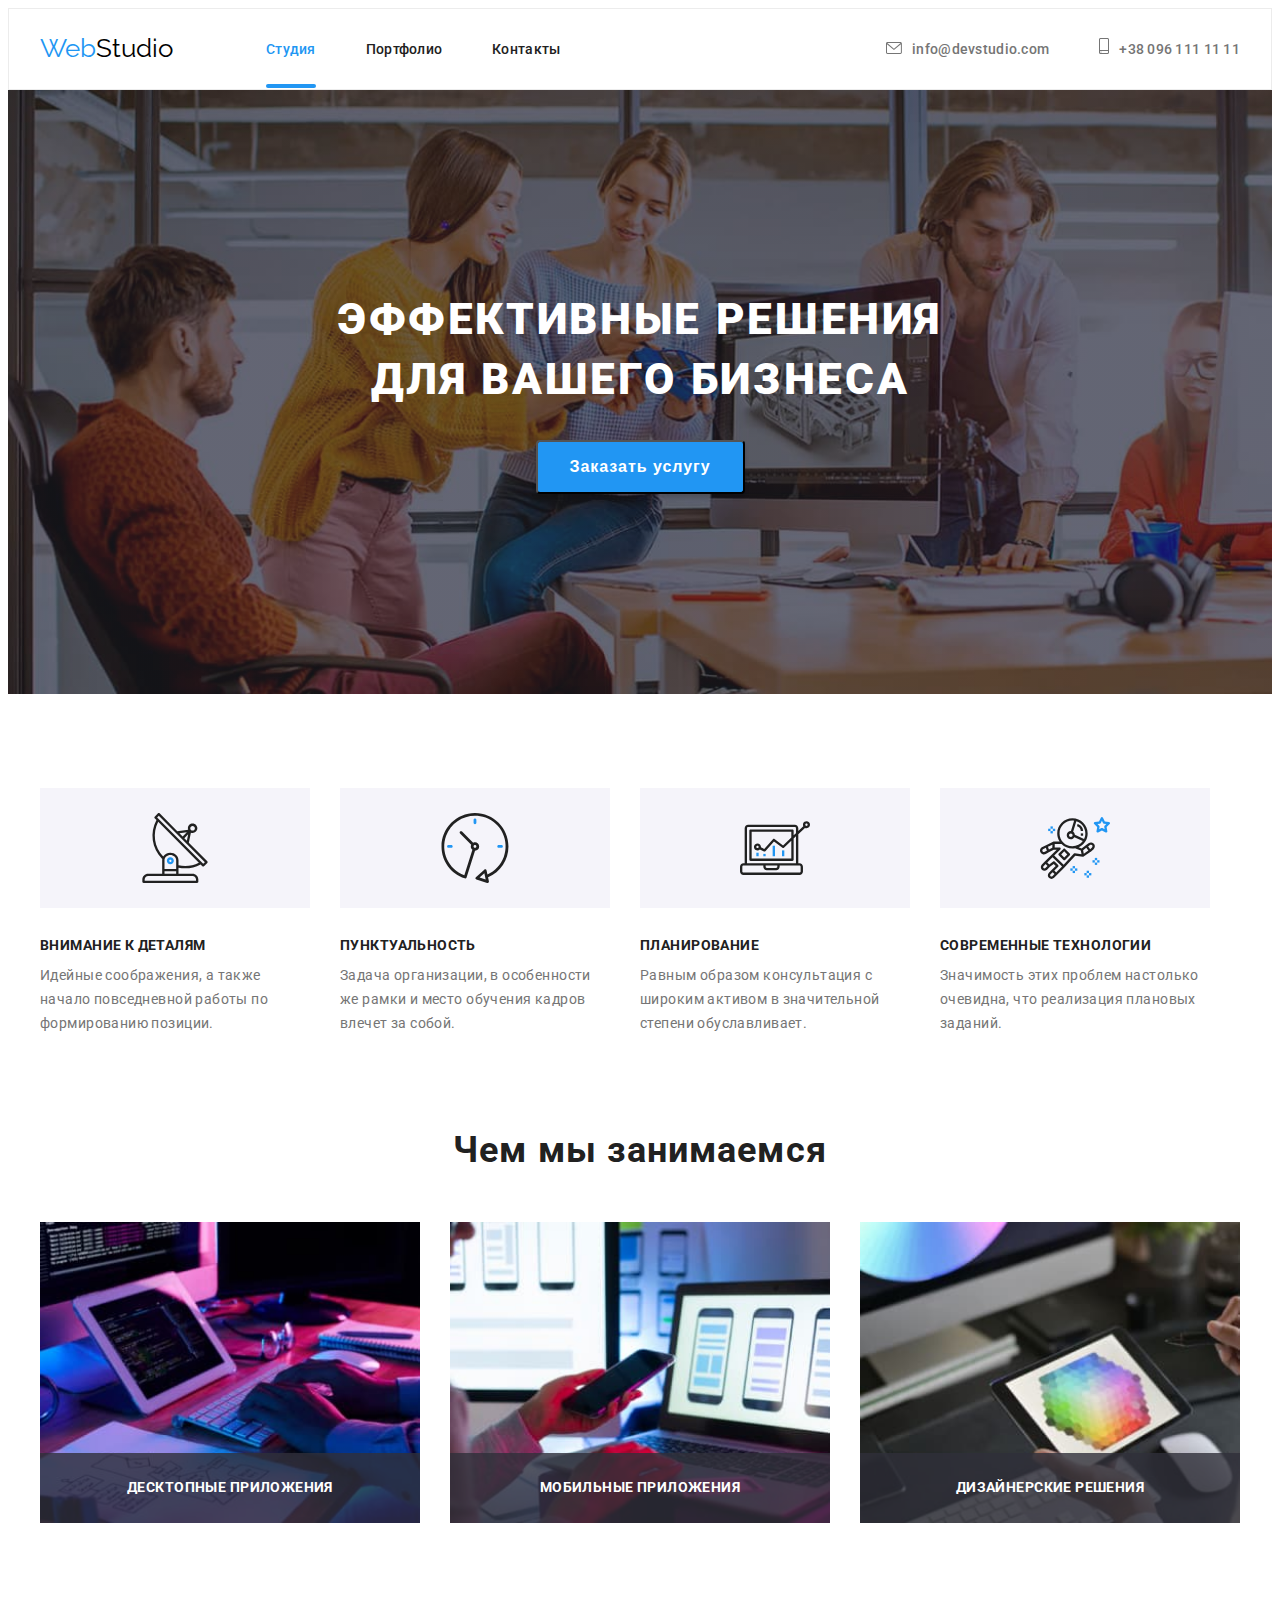
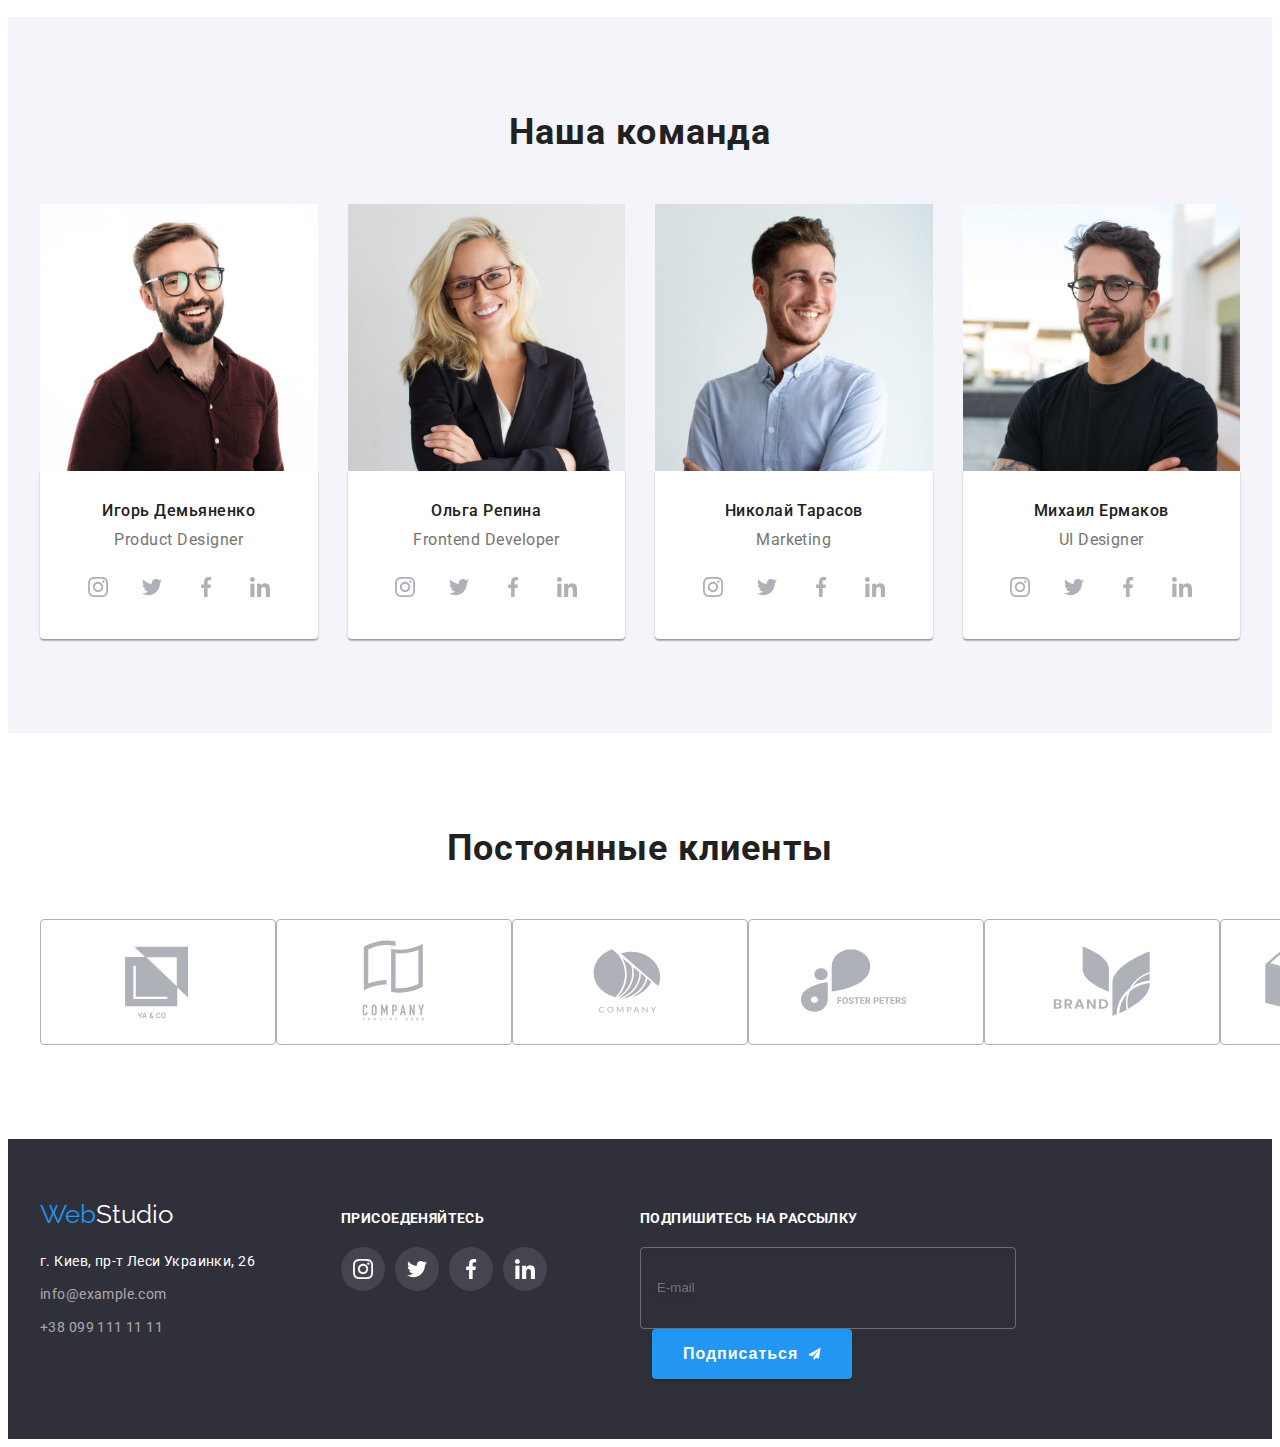
<file: index.html>
<!DOCTYPE html>
<html lang="ru">
  <head>
    <meta charset="UTF-8" />
    <meta http-equiv="X-UA-Compatible" content="IE=edge" />
    <meta name="viewport" content="width=device-width, initial-scale=1.0" />
    <link rel="preconnect" href="https://fonts.googleapis.com" />
    <link rel="preconnect" href="https://fonts.gstatic.com" crossorigin />
    <link
      href="https://fonts.googleapis.com/css2?family=Montserrat:wght@400;700&family=Raleway:wght@700&family=Roboto:wght@400;500;700;900&display=swap"
      rel="stylesheet"
    />
    <link
      rel="stylesheet"
      href="https://cdnjs.cloudflare.com/ajax/libs/modern-normalize/1.1.0/modern-normalize.min.css"
      integrity="sha512-wpPYUAdjBVSE4KJnH1VR1HeZfpl1ub8YT/NKx4PuQ5NmX2tKuGu6U/JRp5y+Y8XG2tV+wKQpNHVUX03MfMFn9Q=="
      crossorigin="anonymous"
      referrerpolicy="no-referrer"
    />
    <!-- <link rel="stylesheet" href="./css/styles.css" /> -->
    <link rel="stylesheet" href="./css/main.min.css">
    <title>Студия</title>
  </head>
  <body>
    <header class="header">
      <div class="container">
        <a href="./index.html" class="logo">
          <span class="logo__first-part">Web</span>Studio</a
        >
        <nav class="navigation">
          <ul class="navigation__list list">
            <li class="navigation__item ">
              <a
                href="./index.html"
                rel="noopener noreferrer nofollow"
                class="navigation__link link current"
                >Студия</a
              >
            </li>
            <li class="navigation__item">
              <a
                href="./portfolio.html"
                rel="noopener noreferrer nofollow"
                class="navigation__link link"
                >Портфолио</a
              >
            </li>
            <li class="navigation__item">
              <a
                href=""
                target="_blank"
                rel="noopener noreferrer nofollow"
                class="navigation__link link"
                >Контакты</a
              >
            </li>
          </ul>
        </nav>
        <div class="connect">
          <a href="mailto:info@devstudio.com" class="connect__mail  link accent"
            ><svg class="connect__icon" width="16" height="12">
                <use href="./images/icons.svg#icon-envelope"></use>
              </svg>info@devstudio.com</a
          >
          <a href="tel:+380961111111" class="connect__tel link accent"
            ><svg class="connect__icon" width="10" height="16">
                <use href="./images/icons.svg#icon-smartphone"></use>
              </svg>+38 096 111 11 11</a
          >
        </div >
      </div>
    </header>
    <main>
      <section class="hero__section section">
        <h1 class="hero__title">Эффективные решения для вашего бизнеса</h1>
        <button type="button" class="hero__button" data-modal-open>Заказать услугу</button>
      </section>
      <section class="about section">
        <div class="container">
          <h2 class="visually-hidden">Преимущества</h2>
          <ul class="about__list list">
            <li class="about__item">
              <div class="about__icon">
                <svg class="icon" width="70" htight="70"><use href="./images/icons.svg#icon-antenna-1"></use></svg>
              </div>
              <h3 class="about__title">Внимание к деталям</h3>
              <p class="about__text">
                Идейные соображения, а также начало повседневной работы по
                формированию позиции.
              </p>
            </li>
            <li class="about__item">
              <div class="about__icon">
                <svg class="icon" width="70" htight="70"><use href="./images/icons.svg#icon-clock-1"></use></svg>
              </div>
              <h3 class="about__title">Пунктуальность</h3>
              <p class="about__text">
                Задача организации, в особенности же рамки и место обучения
                кадров влечет за собой.
              </p>
            </li>
            <li class="about__item">
              <div class="about__icon">
                <svg class="icon" width="70" htight="70"><use href="./images/icons.svg#icon-diagram-1"></use></svg>
              </div>
              <h3 class="about__title">Планирование</h3>
              <p class="about__text">
                Равным образом консультация с широким активом в значительной
                степени обуславливает.
              </p>
            </li>
            <li class="about__item">
              <div class="about__icon">
                <svg class="icon" width="70" htight="70"><use href="./images/icons.svg#icon-astronaut-1"></use></svg>
              </div>
              <h3 class="about__title">Современные технологии</h3>
              <p class="about__text">
                Значимость этих проблем настолько очевидна, что реализация
                плановых заданий.
              </p>
            </li>
          </ul>
        </div>
      </section>
      <section class="about__img section">
        <div class="container">
          <h3 class="img__title">Чем мы занимаемся</h3>
          <ul class="img__list list">
            <li class="img__item">
              <img
                src="./images/img-1.jpg"
                alt="фото 1"
                width="370"
                class="pic"
              />
              <h4 class="img__text">Десктопные приложения</h4>
            </li>
            <li class="img__item">
              <img
                src="./images/img-2.jpg"
                alt="фото 2"
                width="370"
                class="pic"
              />
              <h4 class="img__text">Мобильные приложения</h4>
            </li>
            <li class="img__item">
              <img
                src="./images/img-3.jpg"
                alt="фото 3"
                width="370"
                class="pic"
              />
              <h4 class="img__text">Дизайнерские решения</h4>
            </li>
          </ul>
        </div>
      </section>
      <section class="team-section section">
        <h2 class="tiam-title">Наша команда</h2>
        <div class="container">
          <ul class="team-section-list list">
            <li class="team-card">
              <img
                src="./images/img-igor.jpg"
                alt="фото Игоря Демьяненко"
                width="270"
                height="260"
                class="team-img"
              />
              <div class="card-name">
                <h3 class="team-img-name">Игорь Демьяненко</h3>
                <p class="team-img-position">Product Designer</p>
                <ul class="team-soc-list list">
                  <li class="team-soc-item"><a href="" class="team-soc-link">
                    <svg class="team-soc-icoc" width="20"  height="20">
                      <use href="./images/icons.svg#icon-instagram"></use>
                    </svg>
                  </a></li>
                  <li class="team-soc-item"><a href="" class="team-soc-link"><svg class="team-soc-icoc" width="20"  height="20">
                      <use href="./images/icons.svg#icon-twitter"></use></a></li>
                  <li class="team-soc-item"><a href="" class="team-soc-link"><svg class="team-soc-icoc" width="20"  height="20">
                      <use href="./images/icons.svg#icon-facebook"></use></a></li>
                  <li class="team-soc-item"><a href="" class="team-soc-link"><svg class="team-soc-icoc" width="20"  height="20">
                      <use href="./images/icons.svg#icon-linkedin"></use></a></li>
                </ul>
              </div>
            </li>
            <li class="team-card">
              <img
                src="./images/img-olga.jpg"
                alt="фото Ольги Репиной"
                width="270"
                height="260"
                class="team-img"
              />
              <div class="card-name">
                <h3 class="team-img-name">Ольга Репина</h3>
                <p class="team-img-position">Frontend Developer</p>
                <ul class="team-soc-list list">
                  <li class="team-soc-item"><a href="" class="team-soc-link">
                    <svg class="team-soc-icoc" width="20"  height="20">
                      <use href="./images/icons.svg#icon-instagram"></use>
                  </a></li>
                  <li class="team-soc-item"><a href="" class="team-soc-link"><svg class="team-soc-icoc" width="20"  height="20">
                      <use href="./images/icons.svg#icon-twitter"></use></a></li>
                  <li class="team-soc-item"><a href="" class="team-soc-link"><svg class="team-soc-icoc" width="20"  height="20">
                      <use href="./images/icons.svg#icon-facebook"></use></a></li>
                  <li class="team-soc-item"><a href="" class="team-soc-link"><svg class="team-soc-icoc" width="20"  height="20">
                      <use href="./images/icons.svg#icon-linkedin"></use></a></li>
                </ul>
              </div>
            </li>
            <li class="team-card">
              <img
                src="./images/img-nikolay.jpg"
                alt="фото Николая Тарасова"
                width="270"
                height="260"
                class="team-img"
              />
              <div class="card-name">
                <h3 class="team-img-name">Николай Тарасов</h3>
                <p class="team-img-position">Marketing</p>
                <ul class="team-soc-list list">
                  <li class="team-soc-item"><a href="" class="team-soc-link">
                    <svg class="team-soc-icoc" width="20"  height="20">
                      <use href="./images/icons.svg#icon-instagram"></use>
                  </a></li>
                  <li class="team-soc-item"><a href="" class="team-soc-link"><svg class="team-soc-icoc" width="20"  height="20">
                      <use href="./images/icons.svg#icon-twitter"></use></a></li>
                  <li class="team-soc-item"><a href="" class="team-soc-link"><svg class="team-soc-icoc" width="20"  height="20">
                      <use href="./images/icons.svg#icon-facebook"></use></a></li>
                  <li class="team-soc-item"><a href="" class="team-soc-link"><svg class="team-soc-icoc" width="20"  height="20">
                      <use href="./images/icons.svg#icon-linkedin"></use></a></li>
                </ul>
              </div>
            </li>
            <li class="team-card">
              <img
                src="./images/img-misha.jpg"
                alt="фото Михаила Ермакова"
                width="270"
                height="260"
                class="team-img"
              />
              <div class="card-name">
                <h3 class="team-img-name">Михаил Ермаков</h3>
                <p class="team-img-position">UI Designer</p>
                <ul class="team-soc-list list">
                  <li class="team-soc-item"><a href="" class="team-soc-link">
                    <svg class="team-soc-icoc" width="20"  height="20">
                      <use href="./images/icons.svg#icon-instagram"></use>
                  </a></li>
                  <li class="team-soc-item"><a href="" class="team-soc-link"><svg class="team-soc-icoc" width="20"  height="20">
                      <use href="./images/icons.svg#icon-twitter"></use></a></li>
                  <li class="team-soc-item"><a href="" class="team-soc-link"><svg class="team-soc-icoc" width="20"  height="20">
                      <use href="./images/icons.svg#icon-facebook"></use></a></li>
                  <li class="team-soc-item"><a href="" class="team-soc-link"><svg class="team-soc-icoc" width="20"  height="20">
                      <use href="./images/icons.svg#icon-linkedin"></use></a></li>
                </ul>
              </div>
            </li>
          </ul>
        </div>
      </section>
      <section class="clients section">
        <div class="container">
        <h2 class="clients-title">Постоянные клиенты</h2>
        <ul class="clients-list list">
          <li class="clients-item">
            <a href="" class="clients-link">
              <svg class="clients-icon" width="106" height="60">
                <use href="./images/icons.svg#icon-Logo" class="icon"></use>
              </svg>
            </a>
          </li>
          <li class="clients-item">
            <a href="" class="clients-link">
              <svg class="clients-icon" width="106" height="60">
                <use href="./images/icons.svg#icon-Logo-1"></use>
              </svg>
            </a>
          </li>
          <li class="clients-item">
            <a href="" class="clients-link">
              <svg class="clients-icon" width="106" height="60">
                <use href="./images/icons.svg#icon-Logo-2"></use>
              </svg>
            </a>
          </li>
          <li class="clients-item">
            <a href="" class="clients-link">
              <svg class="clients-icon" width="106" height="60">
                <use href="./images/icons.svg#icon-Logo-3"></use>
              </svg>
            </a>
          </li>
          <li class="clients-item">
            <a href="" class="clients-link">
              <svg class="clients-icon" width="106" height="60">
                <use href="./images/icons.svg#icon-Logo-4"></use>
              </svg>
            </a>
          </li>
          <li class="clients-item">
            <a href="" class="clients-link">
              <svg class="clients-icon" width="106" height="60">
                <use href="./images/icons.svg#icon-Logo-5"></use>
              </svg>
            </a>
          </li>
        </ul>
        </div>
      </section>
    </main>
    <footer class="footer">
      <div class="container">
        <div class="address-list">
        <a href="./index.html" class="footer-logo"
          ><span class="footer-logo-first-part">Web</span>Studio
        </a>
        <address class="footer-address">
          <ul class="footer-list link list">
            <li class="footer-list-item">
              <p class="footer-address-text">г. Киев, пр-т Леси Украинки, 26</p>
            </li>
            <li class="footer-list-item">
              <a href="mailto:info@example.com" class="footer-mail accent">info@example.com</a
              >
            </li>
            <li class="footer-list-item">
              <a href="tel:+380991111111" class="footer-tel accent">+38 099 111 11 11</a>
            </li>
          </ul>
        </address>
        </div>
        <div class="footer-soc">
        <h2 class="footer-soc-title">Присоеденяйтесь</h2>
          <ul class="footer-soc-list list">
                  <li class="footer-soc-item"><a href="" class="footer-soc-link">
                    <svg class="footer-soc-icoc" width="20"  height="20">
                      <use href="./images/icons.svg#icon-instagram"></use>
                    </svg>
                  </a></li>
                  <li class="footer-soc-item"><a href="" class="footer-soc-link"><svg class="footer-soc-icon" width="20"  height="20">
                      <use href="./images/icons.svg#icon-twitter"></use></a></li>
                  <li class="footer-soc-item"><a href="" class="footer-soc-link"><svg class="footer-soc-icon" width="20"  height="20">
                      <use href="./images/icons.svg#icon-facebook"></use></a></li>
                  <li class="footer-soc-item"><a href="" class="footer-soc-link"><svg class="footer-soc-icon" width="20"  height="20">
                      <use href="./images/icons.svg#icon-linkedin"></use></a></li>
                </ul>
                </div>
                <div class="footer-form">
                  <p class="footer-form-text">Подпишитесь на рассылку</p>
                  <label class="footer-label">
                  <input type="mail" name="Почта" placeholder="E-mail" class="footer-input">
                  <button type="submit" class="footer-form-btn">Подписаться<svg class="icon-footer" width="24" height="24">
                    <use href="./images/icons.svg#icon-send"></use>
                  </svg></button></label>
                </div>
      </div>
    </footer>
    <div class="backdrop is-hidden" data-modal>
      <div class="modal">
        <button type="button" class="modal-close-btn"  data-modal-close>
          <svg class="icon-close" width="30" height="30">
            <use href="./images/icons.svg#icon-Vector-clows"></use>
          </svg>
        </button>
          <p class="modal-title">Оставьте свои данные, мы вам перезвоним</p>
        <form class="form">
          <div class="form-fild">
            <label for="Имя">Имя</label>
            <div class="input-wrap">
          <input 
          type="text" 
          name="users" 
          id="Имя" 
          minlength="2" 
          required>
          <svg class="icon-form" width="18" height="18">
            <use href="./images/icons.svg#icon-person-black-18dp"></use>
          </svg>
          </div>
          </div>
          <div class="form-fild">
          <label for="Телефон">Телефон</label>
          <div class="input-wrap">
          <input 
          type="tel" 
          name="users" 
          id="Телефон" 
          minlength="10" 
          required>
          <svg class="icon-form" width="18" height="18">
            <use href="./images/icons.svg#icon-phone-black-18dp"></use>
          </svg>
          </div>
          </div>
          <div class="form-fild">
          <label for="Почта">Почта</label>
          <div class="input-wrap">
          <input 
          type="mail" 
          name="users-mail" 
          id="Почта" 
          minlength="10" 
          required>
          <svg class="icon-form" width="18" height="18">
            <use href="./images/icons.svg#icon-email-black-18dp"></use>
          </svg>
          </div>
          </div>
          <div class="input-wrap">
            <label for="Коментарий">Коментарий</label>
            <textarea 
              class="comment" 
              name="users-comment" 
              id="Коментарий" 
              rows="10" placeholder="Введите текст"></textarea>
          </div>
          <div class="check">
            <label class="topic-text">
              <input 
              class="checkbox visually-hidden" 
              type="checkbox" 
              name="polici"  
              required>
              <span class="icon-check"></span>
              Соглашаюсь с рассылкой и принимаю 
              <a href="" class="polici-link">Условия договора</a>
            </label>
          </div>
          <button type="submit" class="form-btn">Отправить</button>
        </form>
      </div>
    </div>
    <script src="./js/modal.js"></script>
  </body>
</html>
</file>
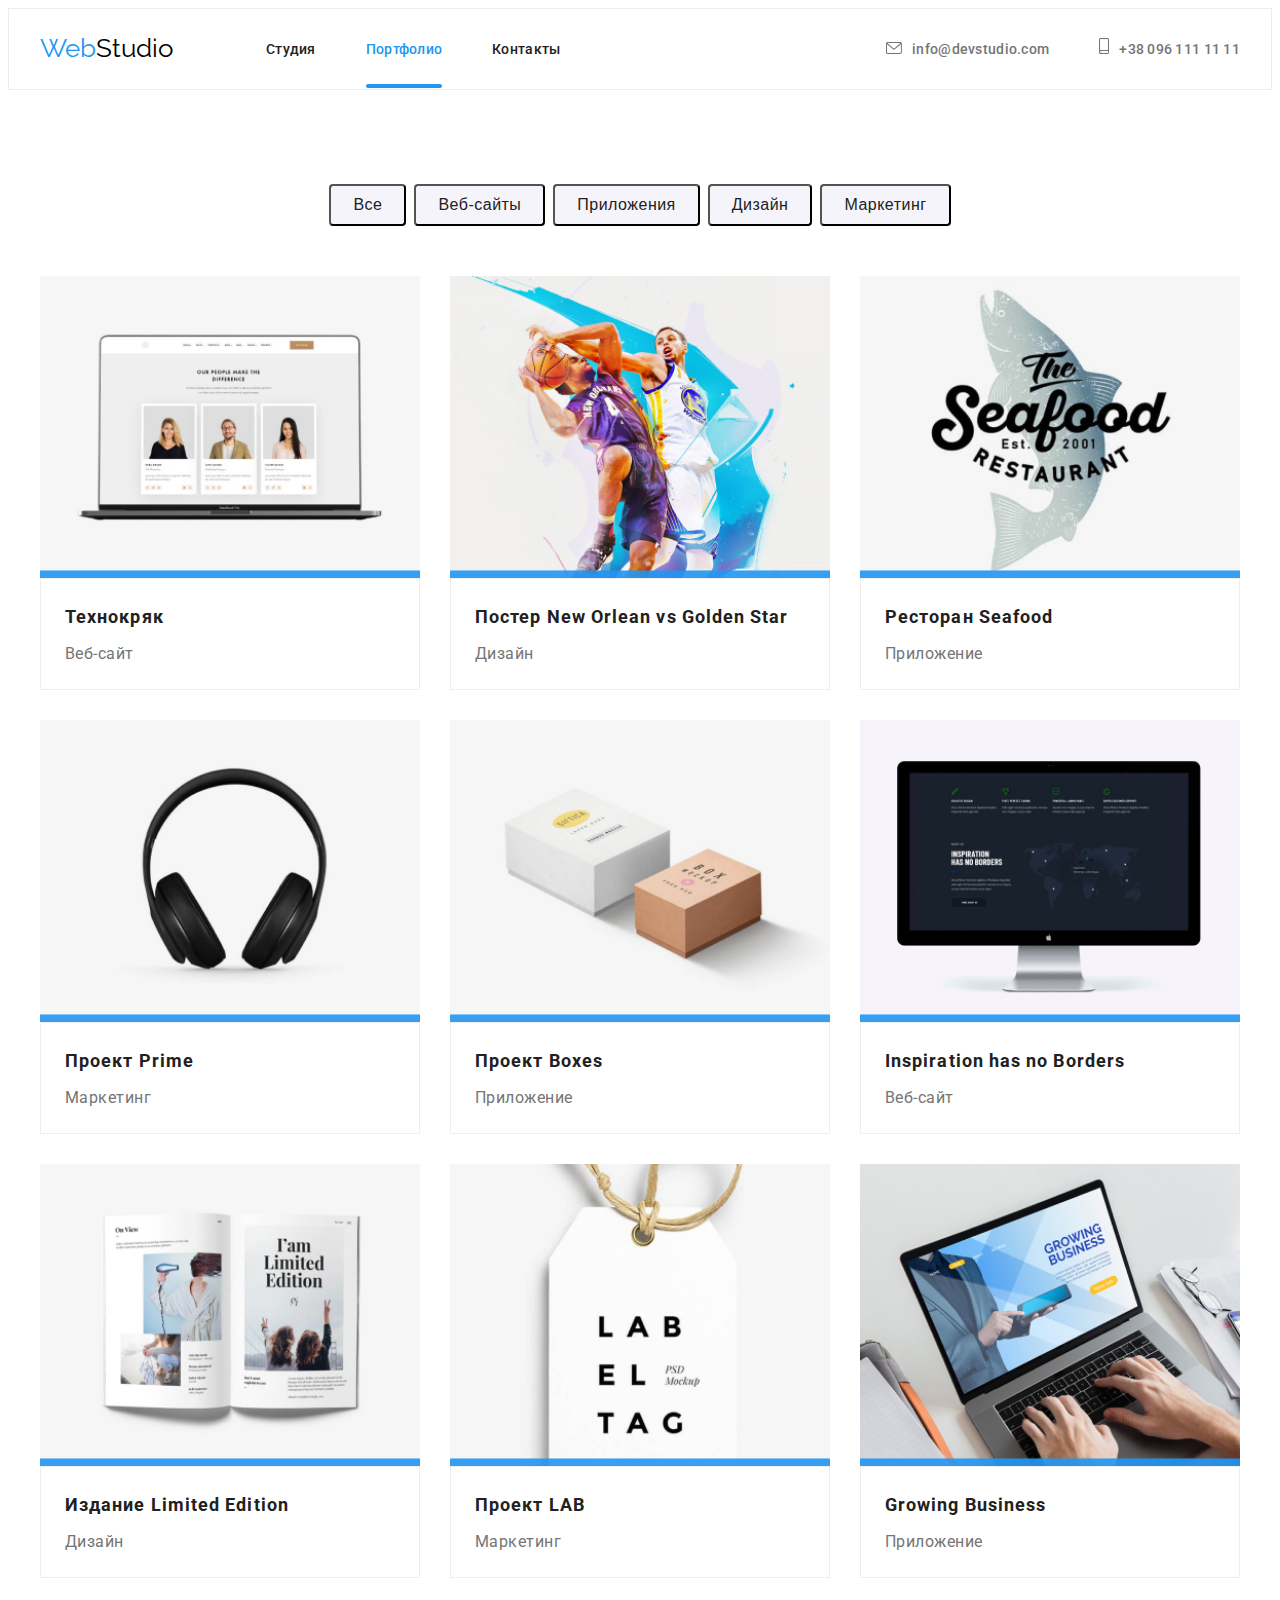
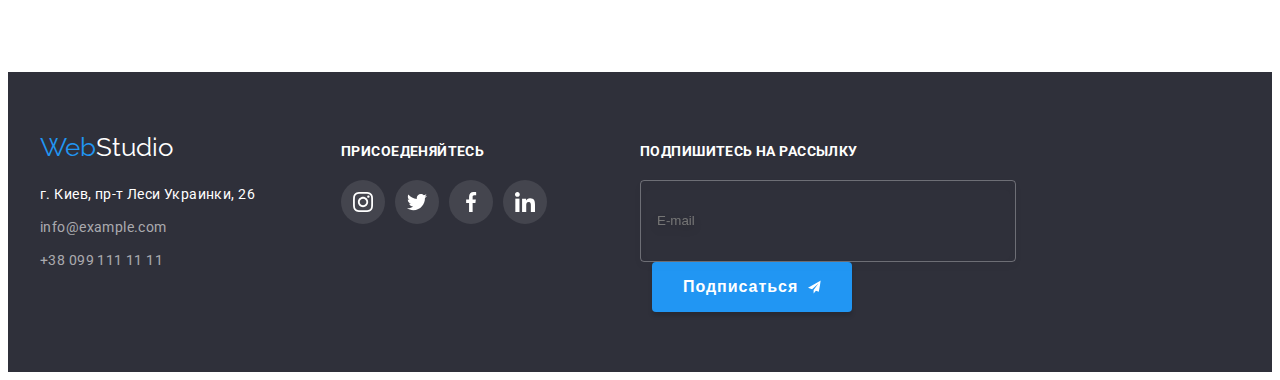
<file: portfolio.html>
<!DOCTYPE html>
<html lang="ru">
  <head>
    <meta charset="UTF-8" />
    <meta http-equiv="X-UA-Compatible" content="IE=edge" />
    <meta name="viewport" content="width=device-width, initial-scale=1.0" />
    <link rel="preconnect" href="https://fonts.googleapis.com" />
    <link rel="preconnect" href="https://fonts.gstatic.com" crossorigin />
    <link
      href="https://fonts.googleapis.com/css2?family=Montserrat:wght@400;700&family=Raleway:wght@700&family=Roboto:wght@400;500;700;900&display=swap"
      rel="stylesheet"
    />
    <link
      rel="stylesheet"
      href="https://cdnjs.cloudflare.com/ajax/libs/modern-normalize/1.1.0/modern-normalize.min.css"
      integrity="sha512-wpPYUAdjBVSE4KJnH1VR1HeZfpl1ub8YT/NKx4PuQ5NmX2tKuGu6U/JRp5y+Y8XG2tV+wKQpNHVUX03MfMFn9Q=="
      crossorigin="anonymous"
      referrerpolicy="no-referrer"
    />
    <!-- <link rel="stylesheet" href="./css/styles.css" /> -->
    <link rel="stylesheet" href="./css/main.min.css">
    <title>Портфолио</title>
  </head>
  <body>
  <header class="header">
      <div class="container">
        <a href="./index.html" class="logo">
          <span class="logo__first-part">Web</span>Studio</a
        >
        <nav class="navigation">
          <ul class="navigation__list list">
            <li class="navigation__item ">
              <a
                href="./index.html"
                rel="noopener noreferrer nofollow"
                class="navigation__link link"
                >Студия</a
              >
            </li>
            <li class="navigation__item">
              <a
                href="./portfolio.html"
                rel="noopener noreferrer nofollow"
                class="navigation__link link current"
                >Портфолио</a
              >
            </li>
            <li class="navigation__item">
              <a
                href=""
                target="_blank"
                rel="noopener noreferrer nofollow"
                class="navigation__link link"
                >Контакты</a
              >
            </li>
          </ul>
        </nav>
        <div class="connect">
          <a href="mailto:info@devstudio.com" class="connect__mail  link accent"
            ><svg class="connect__icon" width="16" height="12">
                <use href="./images/icons.svg#icon-envelope"></use>
              </svg>info@devstudio.com</a
          >
          <a href="tel:+380961111111" class="connect__tel link accent"
            ><svg class="connect__icon" width="10" height="16">
                <use href="./images/icons.svg#icon-smartphone"></use>
              </svg>+38 096 111 11 11</a
          >
        </div >
      </div>
    </header>
    <main class="main-portfolio">
      <h1 class="visually-hidden">Продукты Вебстудии</h1>
      <section class="hero-portfolio section">
        <div class="container">
          <ul class="btn-list list">
            <li class="btn-list-title">
              <button type="button" class="hero-button-list">Все</button>
            </li>
            <li class="btn-list-title">
              <button type="button" class="hero-button-list">Веб-сайты</button>
            </li>
            <li class="btn-list-title">
              <button type="button" class="hero-button-list">Приложения</button>
            </li>
            <li class="btn-list-title">
              <button type="button" class="hero-button-list">Дизайн</button>
            </li>
            <li class="btn-list-title">
              <button type="button" class="hero-button-list">Маркетинг</button>
            </li>
          </ul>
          <ul class="product-list list">
            <li class="product-gallery">
              <div class="product-thumb">
              <img
                src="images/img-1p.jpg"
                alt="фото продукта1"
                width="370"
                class="product-gallery-img"
              />
              <p class="thumb-action-text"> Ресурс предлагает комплексные предложения с разным уровнем функционала и сервисов. Все это позволит посетителю получить исчерпывающие сведения о компании или частном лице.</p></div>
              <div class="gallery-card">
                <h2 class="product-img-title">Технокряк</h2>
                <p class="product-img-name">Веб-сайт</p>
              </div>
            </li>
            <li class="product-gallery">
              <div class="product-thumb">
              <img
                src="images/img-2p.jpg"
                alt="фото продукта2"
                width="370"
                class="product-gallery-img"
              /><p class="thumb-action-text"> Ресурс предлагает комплексные предложения с разным уровнем функционала и сервисов. Все это позволит посетителю получить исчерпывающие сведения о компании или частном лице.</p></div>
              <div class="gallery-card">
                <h2 class="product-img-title">
                  Постер New Orlean vs Golden Star</h2>
                  <p class="product-img-name">Дизайн</p>
              </div>
            </li>
            <li class="product-gallery">
              <div class="product-thumb">
              <img
                src="images/img-3p.jpg"
                alt="фото продукта3"
                width="370"
                class="product-gallery-img"
              /><p class="thumb-action-text"> Ресурс предлагает комплексные предложения с разным уровнем функционала и сервисов. Все это позволит посетителю получить исчерпывающие сведения о компании или частном лице.</p></div>
              <div class="gallery-card">
                <h2 class="product-img-title">Ресторан Seafood</h2>
                <p class="product-img-name">Приложение</p>
              </div>
            </li>
            <li class="product-gallery">
              <div class="product-thumb">
              <img
                src="images/img-4p.jpg"
                alt="фото продукта4"
                width="370"
                class="product-gallery-img"
              /><p class="thumb-action-text"> Ресурс предлагает комплексные предложения с разным уровнем функционала и сервисов. Все это позволит посетителю получить исчерпывающие сведения о компании или частном лице.</p></div>
              <div class="gallery-card">
                <h2 class="product-img-title">Проект Prime</h2>
                <p class="product-img-name">Маркетинг</p>
              </div>
            </li>
            <li class="product-gallery">
              <div class="product-thumb">
              <img
                src="images/img-5p.jpg"
                alt="фото продукта5"
                width="370"
                class="product-gallery-img"
              /><p class="thumb-action-text"> Ресурс предлагает комплексные предложения с разным уровнем функционала и сервисов. Все это позволит посетителю получить исчерпывающие сведения о компании или частном лице.</p></div>
              <div class="gallery-card">
                <h2 class="product-img-title">Проект Boxes</h2>
                <p class="product-img-name">Приложение</p>
              </div>
            </li>
            <li class="product-gallery">
              <div class="product-thumb">
              <img
                src="images/img-6p.jpg"
                alt="фото продукта6"
                width="370"
                class="product-gallery-img"
              /><p class="thumb-action-text"> Ресурс предлагает комплексные предложения с разным уровнем функционала и сервисов. Все это позволит посетителю получить исчерпывающие сведения о компании или частном лице.</p>
            </div>
              <div class="gallery-card">
                <h2 class="product-img-title">Inspiration has no Borders</h2>
                <p class="product-img-name">Веб-сайт</p>
              </div>
            </li>
            <li class="product-gallery">
              <div class="product-thumb">
              <img
                src="images/img-7p.jpg"
                alt="фото продукта7"
                width="370"
                class="product-gallery-img"
              /><p class="thumb-action-text"> Ресурс предлагает комплексные предложения с разным уровнем функционала и сервисов. Все это позволит посетителю получить исчерпывающие сведения о компании или частном лице.</p></div>
              <div class="gallery-card">
                <h2 class="product-img-title">Издание Limited Edition</h2>
                <p class="product-img-name">Дизайн</p>
              </div>
            </li>
            <li class="product-gallery">
              <div class="product-thumb">
              <img
                src="images/img-8p.jpg"
                alt="фото продукта8"
                width="370"
                class="product-gallery-img"
              /><p class="thumb-action-text"> Ресурс предлагает комплексные предложения с разным уровнем функционала и сервисов. Все это позволит посетителю получить исчерпывающие сведения о компании или частном лице.</p></div>
              <div class="gallery-card">
                <h2 class="product-img-title">Проект LAB</h2>
                <p class="product-img-name">Маркетинг</p>
              </div>
            </li>
            <li class="product-gallery">
              <div class="product-thumb">
              <img
                src="images/img-9p.jpg"
                alt="фото продукта9"
                width="370"
                class="product-gallery-img"
              /><p class="thumb-action-text"> Ресурс предлагает комплексные предложения с разным уровнем функционала и сервисов. Все это позволит посетителю получить исчерпывающие сведения о компании или частном лице.</p></div>
              <div class="gallery-card">
                <h2 class="product-img-title">Growing Business</h2>
                <p class="product-img-name">Приложение</p>
              </div>
            </li>
          </ul>
        </div>
      </section>
    </main>
    <footer class="footer">
      <div class="container">
        <div class="address-list">
        <a href="./index.html" class="footer-logo"
          ><span class="footer-logo-first-part">Web</span>Studio
        </a>
        <address class="footer-address">
          <ul class="footer-list link list">
            <li class="footer-list-item">
              <p class="footer-address-text">г. Киев, пр-т Леси Украинки, 26</p>
            </li>
            <li class="footer-list-item">
              <a href="mailto:info@example.com" class="footer-mail accent">info@example.com</a
              >
            </li>
            <li class="footer-list-item">
              <a href="tel:+380991111111" class="footer-tel accent">+38 099 111 11 11</a>
            </li>
          </ul>
        </address>
        </div>
        <div class="footer-soc">
        <h2 class="footer-soc-title">Присоеденяйтесь</h2>
          <ul class="footer-soc-list list">
                  <li class="footer-soc-item"><a href="" class="footer-soc-link">
                    <svg class="footer-soc-icoc" width="20"  height="20">
                      <use href="./images/icons.svg#icon-instagram"></use>
                    </svg>
                  </a></li>
                  <li class="footer-soc-item"><a href="" class="footer-soc-link"><svg class="footer-soc-icon" width="20"  height="20">
                      <use href="./images/icons.svg#icon-twitter"></use></a></li>
                  <li class="footer-soc-item"><a href="" class="footer-soc-link"><svg class="footer-soc-icon" width="20"  height="20">
                      <use href="./images/icons.svg#icon-facebook"></use></a></li>
                  <li class="footer-soc-item"><a href="" class="footer-soc-link"><svg class="footer-soc-icon" width="20"  height="20">
                      <use href="./images/icons.svg#icon-linkedin"></use></a></li>
                </ul>
                </div>
                <div class="footer-form">
                  <p class="footer-form-text">Подпишитесь на рассылку</p>
                  <label class="footer-label">
                  <input type="mail" name="Почта" placeholder="E-mail" class="footer-input">
                  <button type="submit" class="footer-form-btn">Подписаться<svg class="icon-footer" width="24" height="24">
                    <use href="./images/icons.svg#icon-send"></use>
                  </svg></button></label>
                </div>
      </div>
    </footer>
  <script src="./js/modal.js"></script>
  </body>
</html>
</file>
<file: css/main.min.css>
:root{--h-text-color: #212121;--accent-color: #2196f3}p,h1,h2,h3,h4,h5,h6{margin:0}ul,ol{padding-left:0;margin:0}.link{text-decoration:none}.list{list-style:none}body{font-family:"Roboto","Tahoma",sans-serif}button{cursor:pointer}.visually-hidden{position:absolute;white-space:nowrap;width:1px;height:1px;overflow:hidden;border:0;padding:0;clip:rect(0 0 0 0);clip-path:inset(50%);margin:-1px}.container{width:1200px;padding-left:15px;padding-right:15px;margin:0 auto}img{display:block;width:100%;height:auto}.section{padding-top:94px;padding-bottom:94px}.logo__first-part,.footer-logo-first-part{color:#2196f3}.logo,.footer-logo{font-family:"Raleway";font-size:26px;line-height:1.19;text-decoration:none;color:#000}.footer-logo{margin-bottom:20px;color:#fff}.header{background-color:#fff;padding-top:24px;padding-bottom:25px;border:1px solid #ececec}.header .container{display:flex;align-items:center}.navigation__link{color:#212121;font-weight:500;font-size:14px;line-height:1.14;letter-spacing:.02em;transition:color 250ms cubic-bezier(0.4, 0, 0.2, 1)}.navigation__link:hover,.navigation__link:focus{cursor:pointer;color:var(--accent-color)}.current{color:var(--accent-color)}.current::after{display:block;position:absolute;top:45px;content:"";width:100%;height:4px;border-radius:2px;background-color:var(--accent-color);transition:background-color 250ms cubic-bezier(0.4, 0, 0.2, 1)}.accent:hover,.accent:focus{cursor:pointer;color:var(--accent-color);transition:color 250ms cubic-bezier(0.4, 0, 0.2, 1)}.navigation__list{display:flex;margin-left:93px}.navigation__item{position:relative}.navigation__item:not(:first-child){margin-left:50px}.connect{margin-left:auto;display:flex;align-items:baseline}.connect__tel,.connect__mail{color:#757575;font-weight:500;font-size:14px;line-height:1.14;letter-spacing:.02em}.accent+.accent{margin-left:50px}.connect__icon{margin-right:10px;fill:currentColor}.hero__section{background:#2f303a;text-align:center;padding-top:200px;padding-bottom:200px;background-image:linear-gradient(rgba(47, 48, 58, 0.4), rgba(47, 48, 58, 0.4)),url(../images/bg-hero.jpg);background-size:cover;background-repeat:no-repeat;max-width:1600px;margin:0 auto}.hero__title{margin:0 auto 30px auto;max-width:696px;font-weight:900;font-size:44px;line-height:1.36;letter-spacing:.06em;text-transform:uppercase;color:#fff}.hero__button{padding:10px 32px;font-weight:700;font-size:16px;line-height:1.88;letter-spacing:.06em;box-shadow:0px 4px 4px rgba(0,0,0,.15);border-radius:4px;color:#fff;background:var(--accent-color)}.about{background-color:#fff}.about__list{display:flex}.about__item+.about__item{margin-left:30px}.about__icon{display:flex;width:270px;height:120px;justify-content:center;margin-bottom:30px;background-color:#f5f4fa}.icon{margin:0}.about__title{margin-bottom:10px;font-weight:700;font-size:14px;line-height:1.14;letter-spacing:.03em;text-transform:uppercase;color:var(--h-text-color)}.about__text{max-width:270px;font-size:14px;line-height:1.71;letter-spacing:.03em;color:#757575}.img__title{margin-bottom:50px;text-align:center;font-weight:700;font-size:36px;line-height:1.17;letter-spacing:.03em;color:var(--h-text-color)}.about__img{padding-top:0;background-color:#fff}.about__img.container{display:flex;padding:0}.img__list{display:flex;margin-left:-30px}.img__item{position:relative;flex-basis:calc((100% - 90px)/3);margin-left:30px}.img__text{content:"";display:flex;width:100%;height:70px;position:absolute;bottom:0;font-weight:700;font-size:14px;line-height:1.14;letter-spacing:.03em;text-align:center;text-transform:uppercase;align-items:center;justify-content:center;color:#fff;background:rgba(47,48,58,.8)}.team-section{background:#f5f4fa}.team-section .container{display:flex}.tiam-title{margin-bottom:50px;font-size:36px;line-height:1.17;letter-spacing:.03em;color:var(--h-text-color);text-align:center}.team-section-list{display:flex;margin-left:-30px}.team-card{flex-basis:calc(25% - 30px);margin-left:30px;text-align:center}.card-name{padding-top:30px;padding-bottom:30px;background:#fff;box-shadow:0px 1px 3px rgba(0,0,0,.12),0px 1px 1px rgba(0,0,0,.14),0px 2px 1px rgba(0,0,0,.2);border-radius:0px 0px 4px 4px}.team-img-name{margin-bottom:10px;font-weight:500;font-size:16px;line-height:1.19;letter-spacing:.03em;color:var(--h-text-color)}.team-img-position{margin-bottom:16px;text-align:center;font-size:16px;line-height:1.19;letter-spacing:.03em;color:#757575}.team-soc-list{display:flex;justify-content:center}.team-soc-item+.team-soc-item{margin-left:10px}.team-soc-link{width:44px;height:44px;border-radius:50%;background-color:#fff;display:flex;justify-content:center;align-items:center;transition:background-color 250ms cubic-bezier(0.4, 0, 0.2, 1)}.team-soc-link:hover,.team-soc-link:focus{background-color:var(--accent-color)}.team-soc-icoc{fill:#afb1b8;transition:fill 250ms cubic-bezier(0.4, 0, 0.2, 1)}.team-soc-link:hover .team-soc-icoc,.team-soc-link:focus .team-soc-icoc{fill:#fff}.clients{background:#fff}.clients-title{margin-bottom:50px;text-align:center;font-size:36px;line-height:1.17;letter-spacing:.03em;color:#212121}.clients-list{display:flex;padding:0;justify-content:space-between}.clients-link{display:flex;justify-content:center;align-items:center;border:1px solid #afb1b8;border-radius:4px}.clients-icon{width:170px;height:92px;padding:16px 32px;fill:#afb1b8;transition:fill 250ms cubic-bezier(0.4, 0, 0.2, 1),border-color 250ms}.clients-link:hover .clients-icon,.clients-link:focus .clients-icon{border:2px solid #2196f3;fill:var(--accent-color)}.footer{background:#2f303a;padding-top:60px;padding-bottom:60px}.footer .container{display:flex}.address-list{display:flex;flex-direction:column}.footer-list{font-style:normal}.footer-list-item:not(:last-child){margin-bottom:9px;width:231px}.footer-address-text{color:#fff;font-weight:400;font-size:14px;line-height:1.71;letter-spacing:.03em}.footer-mail{margin-bottom:9px}.footer-mail,.footer-tel{color:rgba(255,255,255,.6);text-decoration:none;font-weight:400;font-size:14px;line-height:1.71;letter-spacing:.03em}.footer-soc{display:flex;flex-direction:column;margin-left:70px}.footer-soc-title{margin-top:12px;margin-bottom:20px;font-size:14px;line-height:1.14;letter-spacing:.03em;text-transform:uppercase;color:#fff}.footer-soc-list{display:flex}.footer-soc-item:not(:first-child){margin-left:10px}.footer-soc-link{width:44px;height:44px;border-radius:50%;display:flex;justify-content:center;align-items:center;background:rgba(255,255,255,.1);fill:#fff;transition:transform 250ms cubic-bezier(0.4, 0, 0.2, 1)}.footer-soc-link:hover,.footer-soc-link:focus{background-color:var(--accent-color);fill:#fff}.footer-form{margin-left:93px;display:flex;flex-direction:column}.footer-form-text{margin-top:12px;margin-bottom:20px;font-weight:700;font-size:14px;line-height:1.14;letter-spacing:.03em;text-transform:uppercase;color:#fff}.footer-label{width:570px;position:relative;display:flex;flex-wrap:wrap}.footer-input{width:358px;height:50px;padding:15px 0 15px 16px;color:rgba(255,255,255,.6);background-color:rgba(0,0,0,0);border:1px solid rgba(255,255,255,.3);filter:drop-shadow(0px 4px 4px rgba(0, 0, 0, 0.15));border-radius:4px}.icon-footer{margin-left:10px}.footer-form-btn{max-width:200px;height:50px;padding:10px 29px;margin-left:12px;font-weight:700;font-size:16px;line-height:1.88;letter-spacing:.06em;display:flex;align-items:center;text-align:center;outline:none;color:#fff;background:#2196f3;box-shadow:0px 4px 4px rgba(0,0,0,.15);border-color:rgba(0,0,0,0);border-radius:4px}.main-portfolio{background-color:#fff}.main-portfolio .container{display:flex;flex-direction:column;justify-content:center}.btn-list{display:flex;margin-bottom:50px;justify-content:center;margin-left:0}.hero-button-list{padding:6px 22px;font-weight:500;font-size:16px;line-height:1.62;letter-spacing:.03em;background:#f5f4fa;border-radius:4px;color:#212121;transition:color 250ms cubic-bezier(0.4, 0, 0.2, 1),background-color 250ms cubic-bezier(0.4, 0, 0.2, 1)}.hero-button-list:hover,.hero-button-list:focus{cursor:pointer;background-color:var(--accent-color);color:#fff}.btn-list-title+.btn-list-title{margin-left:8px}.product-list{display:flex;flex-wrap:wrap;margin-left:-30px;margin-bottom:-30px}.product-gallery{flex-basis:calc(33.3333333333% - 30px);margin-left:30px;margin-bottom:30px}.product-gallery:hover,.product-gallery:focus{background:#fff;border:1px solid #eee;box-shadow:0px 1px 1px rgba(0,0,0,.12),0px 4px 4px rgba(0,0,0,.06),1px 4px 6px rgba(0,0,0,.16)}.product-thumb{position:relative;overflow:hidden}.thumb-action-text{position:absolute;top:0;transform:translateY(100%) rotate(3turn);transition:transform 250ms cubic-bezier(0.4, 0, 0.2, 1);padding:63px 24px;font-size:18px;line-height:1.56;letter-spacing:.03em;background-color:rgba(33,150,243,.9);color:#fff}.product-gallery:hover .thumb-action-text{position:absolute;transform:translateY(0%)}.gallery-card{padding:20px 24px;border:1px solid #eee}.product-img-title{margin-bottom:4px;font-weight:700;font-size:18px;line-height:2;letter-spacing:.06em;color:var(--h-text-color)}.product-img-name{color:#757575;font-size:16px;line-height:1.88;letter-spacing:.03em}.backdrop{position:fixed;top:0;width:100%;height:100%;transition:opacity 250ms cubic-bezier(0.4, 0, 0.2, 1),visibility 250ms cubic-bezier(0.4, 0, 0.2, 1);background:rgba(0,0,0,.2)}.modal{width:528px;height:581px;position:absolute;top:50%;left:50%;transform:translate(-50%, -50%) scale(1) rotate(0);transition:transform 250ms cubic-bezier(0.4, 0, 0.2, 1);background:#fff;box-shadow:0px 1px 3px rgba(0,0,0,.12),0px 1px 1px rgba(0,0,0,.14),0px 2px 1px rgba(0,0,0,.2);border-radius:4px}.backdrop.is-hidden .modal{transform:scale(0.1) rotate(-250deg)}.modal-close-btn{padding:0;position:absolute;top:8px;right:8px;width:30px;height:30px;display:flex;justify-content:center;align-items:center;border-radius:50%;background:#fff;border:1px solid rgba(0,0,0,.1)}.modal-close-btn:focus,.modal-close-btn:hover{border:2px solid var(--accent-color);outline:none}.icon-close{padding:9px}.icon-close:hover,.modal-close-btn:focus .icon-close{fill:var(--accent-color)}.is-hidden{opacity:0;pointer-events:none;visibility:hidden}.form{width:448px;margin-left:auto;margin-right:auto}.modal-title{margin-top:40px;margin-bottom:12px;font-weight:700;font-size:20px;line-height:1.15;text-align:center;letter-spacing:.03em;color:#212121}.input-wrap{position:relative;margin-bottom:10px;width:100%;display:flex;flex-direction:column}.input-wrap input{padding-left:42px;height:40px;color:green;border:1px solid rgba(33,33,33,.2);border-radius:4px;outline:none;transition:border 250ms cubic-bezier(0.4, 0, 0.2, 1) 250ms;background-color:rgba(0,0,0,0)}.icon-form{position:absolute;left:10px;top:50%;transform:translateY(-50%);z-index:-1}.form-fild input:hover+.icon-form,.form-fild input:focus+.icon-form{fill:var(--accent-color)}.input-wrap:hover input,.input-wrap:focus input{border:1px solid var(--accent-color)}.form-fild label,.input-wrap label{margin-bottom:4px;font-weight:400;font-size:12px;line-height:1.17;letter-spacing:.01em;color:#757575}.input-wrap textarea{margin-bottom:10px;height:120px;outline:none;resize:none;border:1px solid rgba(33,33,33,.2);border-radius:4px}.input-wrap textarea:hover,.input-wrap textarea:focus{border:1px solid var(--accent-color)}.comment{padding:12px 16px}textarea::placeholder{font-weight:400;font-size:12px;line-height:1.17;letter-spacing:.01em;color:rgba(117,117,117,.5)}.check{position:relative;display:flex;flex-wrap:wrap;justify-content:center;align-items:center}.topic-text{padding:5px;margin-left:8px;margin-bottom:30px;font-weight:400;font-size:14px;line-height:1.71;letter-spacing:.03em;color:#757575}.polici-link{color:var(--accent-color)}.icon-check{position:absolute;display:inline-block;width:15px;height:15px;left:8px;top:8px;border:2px solid #212121;border-radius:2px;transform:rotate(360deg);transition:transform 250ms cubic-bezier(0.4, 0, 0.2, 1),scale 250ms cubic-bezier(0.4, 0, 0.2, 1),background-size 250ms cubic-bezier(0.4, 0, 0.2, 1)}.checkbox:checked+.icon-check{border-color:rgba(0,0,0,0);background-color:var(--accent-color);background-image:url("../images/icon-check.svg");background-repeat:no-repeat;background-size:contain;background-origin:border-box;transform:rotate(0deg)}.visually-hidden{position:absolute;white-space:nowrap;width:1px;height:1px;overflow:hidden;border:0;padding:0;clip:rect(0 0 0 0);clip-path:inset(50%);margin:-1px;appearance:none}.form-btn{margin:auto;padding:10px 55px;font-weight:700;font-size:16px;line-height:1.88;display:flex;align-items:center;text-align:center;letter-spacing:.06em;color:#fff;background:var(--accent-color);box-shadow:0px 4px 4px rgba(0,0,0,.15);border-color:rgba(0,0,0,0);border-radius:4px}/*# sourceMappingURL=main.min.css.map */
</file>
